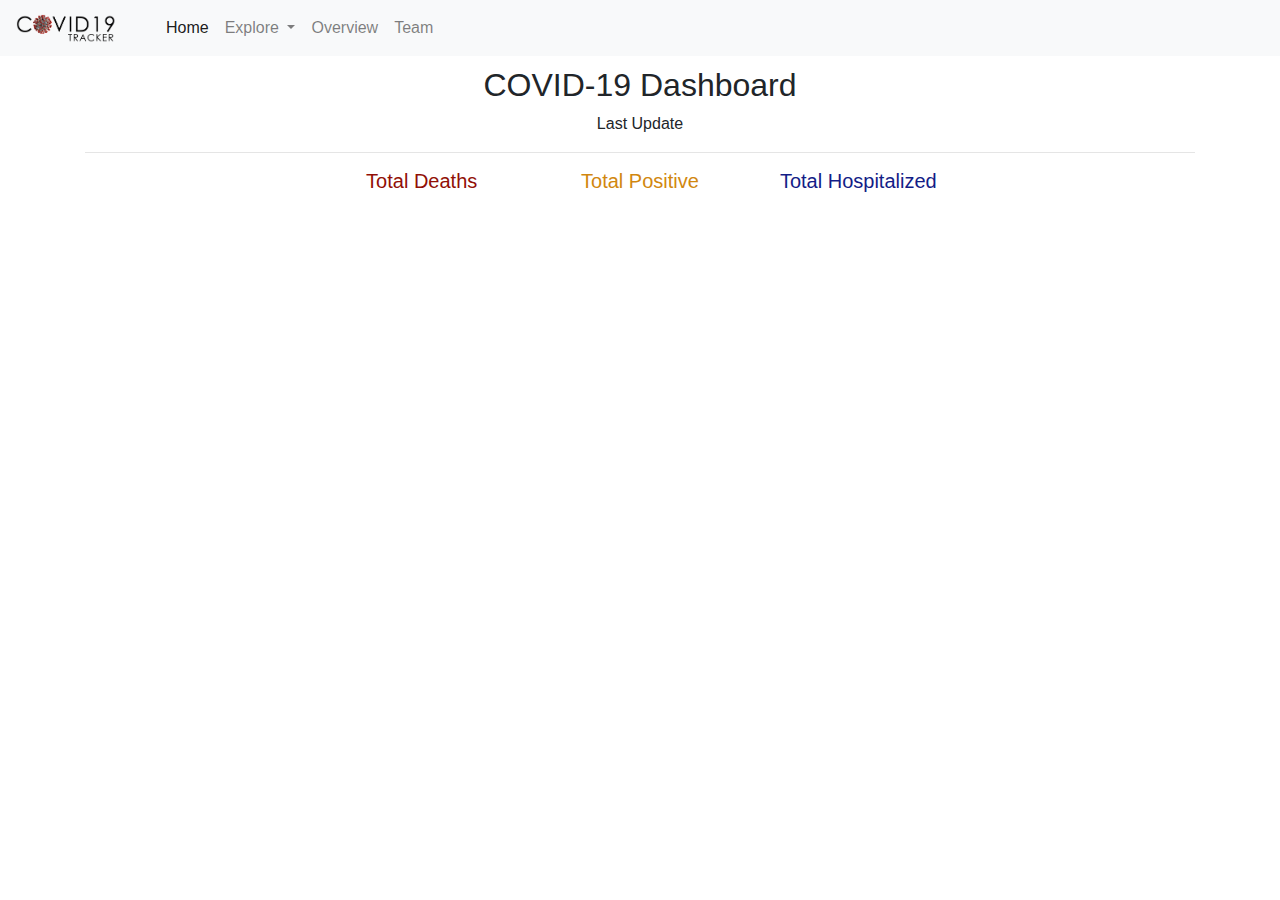
<file: templates/index.html>
<!DOCTYPE html>
<html lang="en">

<head>
  <meta charset="UTF-8">
  <link rel="shortcut icon" href="/static/images/covid.gif"> 
  <title>COVID19 Tracker</title>
  <link rel="stylesheet" href="https://stackpath.bootstrapcdn.com/bootstrap/4.3.1/css/bootstrap.min.css" integrity="sha384-ggOyR0iXCbMQv3Xipma34MD+dH/1fQ784/j6cY/iJTQUOhcWr7x9JvoRxT2MZw1T" crossorigin="anonymous">


  <!-- D3 Import -->
  <script src="https://d3js.org/d3.v5.min.js"></script>   

  <!-- Our CSS -->
  <link rel="stylesheet" type="text/css" href="/static/css/style.css">

</head>

<body>
  
  <!-- NAVBAR START-->

  <nav class="navbar navbar-expand-lg navbar-light bg-light">

    <a href="#"><img src="/static/images/covid19.gif" width="100" height="29" class="d-inline-block align-top" alt="">    <button class="navbar-toggler" type="button" data-toggle="collapse" data-target="#navbarSupportedContent" aria-controls="navbarSupportedContent" aria-expanded="false" aria-label="Toggle navigation"></a>    <button class="navbar-toggler" type="button" data-toggle="collapse" data-target="#navbarSupportedContent" aria-controls="navbarSupportedContent" aria-expanded="false" aria-label="Toggle navigation">
      <span class="navbar-toggler-icon"></span>
    </button>

    <div class="collapse navbar-collapse" id="navbarSupportedContent">
      <ul class="navbar-nav mr-auto">
        <li class="nav-item active">
          <a class="nav-link" id="left-padding" href="#">Home <span class="sr-only">(current)</span></a>
        </li>
        <li class="nav-item dropdown">
          <a class="nav-link dropdown-toggle" href="#" id="navbarDropdown" role="button" data-toggle="dropdown" aria-haspopup="true" aria-expanded="false">
            Explore
          </a>
          <div class="dropdown-menu" aria-labelledby="navbarDropdown">
            <a class="dropdown-item" href="USA.html">USA</a>
            <a class="dropdown-item" href="bystate.html">By State</a>
            <div class="dropdown-divider"></div>
            <a class="dropdown-item" href="#"></a>
          </div>
        </li>
        <li class="nav-item">
            <a class="nav-link" href="overview.html">Overview</a>
        </li>
        <li class="nav-item">
          <a class="nav-link" href="team.html">Team</a>
      </li>
    </div>
  </nav>

  <!-- NAVBAR END -->

  <!-- COVID DASHBOARD HEADER START -->

  <div class="container">
    <div class="row">
        <div class="col-12">
            <h2 class="header-row thin-text">COVID-19 Dashboard</h2>
            <p class="thin-text text-center">Last Update</p>
            <div class="text-center thin-text" id="today"></div>
            <hr>
        </div>
    </div>
</div>

<!-- COVID DASHBOARD HEADER END -->

<!-- NUMBERS START -->

<div class="row">

  <div class="col-3"></div> <!-- PLACEHOLDER -->

  <!-- DEATHS -->
  <div class="col-2 text-center">
    <h5 style="color:#910f06">Total Deaths</h5>
    <div id="death_today"></div>
  </div>

  <!-- TOTAL POS -->
  <div class="col-2 text-center">
    <h5 style="color:#d1870f">Total Positive</h5>
    <div id="positive_today"></div>
  </div>

  <!-- TOTAL HOSP -->
  <div class="col-2 text-center">
    <h5 style="color: #131d87">Total Hospitalized</h5>
    <div id="hosp_today"></div>
  </div>

  <div class="col-3"></div> <!-- PLACEHOLDER -->

</div>

<!-- NUMBERS END -->

<!-- CALENDARS SVG INPUT START -->

<!-- DEATHS -->
<div class="container center">
  <div class="row">
    <div class="col-12">
      <svg class="svgcal" id="svg"></svg>
    </div>
  </div>
</div>

<!-- POSITIVE -->
<div class="container center">
  <div class="row">
    <div class="col-12">
      <svg class="svgcal" id="svg-pos"></svg>
    </div>
  </div>
</div>

<!-- HOSPITALIZED -->
<div class="container center">
  <div class="row">
    <div class="col-12">
      <svg class="svgcal" id="svg-hosp"></svg>
    </div>
  </div>
</div>

<!-- CALENDARS SVG INPUT END -->

<!-- IMPORTS -->
<script src="https://code.jquery.com/jquery-3.3.1.slim.min.js" integrity="sha384-q8i/X+965DzO0rT7abK41JStQIAqVgRVzpbzo5smXKp4YfRvH+8abtTE1Pi6jizo" crossorigin="anonymous"></script>
<script src="https://cdnjs.cloudflare.com/ajax/libs/popper.js/1.14.7/umd/popper.min.js" integrity="sha384-UO2eT0CpHqdSJQ6hJty5KVphtPhzWj9WO1clHTMGa3JDZwrnQq4sF86dIHNDz0W1" crossorigin="anonymous"></script>
<script src="https://stackpath.bootstrapcdn.com/bootstrap/4.3.1/js/bootstrap.min.js" integrity="sha384-JjSmVgyd0p3pXB1rRibZUAYoIIy6OrQ6VrjIEaFf/nJGzIxFDsf4x0xIM+B07jRM" crossorigin="anonymous"></script>


<!-- JS -->
<script type="text/javascript" src="/static/js/app-numbers.js"></script>
<script type="text/javascript" src="/static/js/app-cal.js"></script>
<script type="text/javascript" src="/static/js/app-cal-positive.js"></script>
<script type="text/javascript" src="/static/js/app-cal-hosp.js"></script>

</body>

</html>
</file>
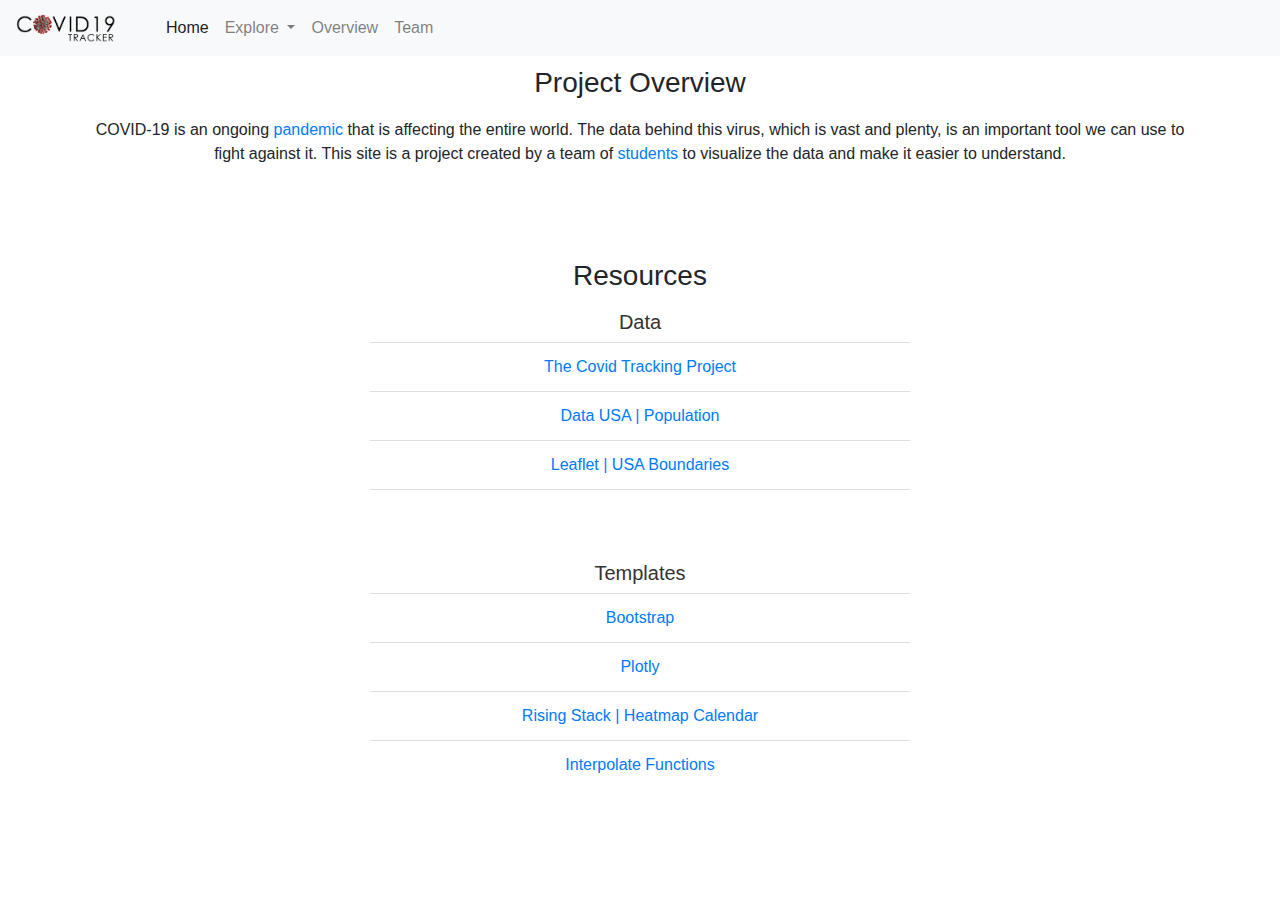
<file: templates/overview.html>
<!DOCTYPE html>
<html lang="en">

<head>
  <meta charset="UTF-8">
  <link rel="shortcut icon" href="/static/images/covid.gif">
  <title>COVID19</title>
  <link rel="stylesheet" href="https://stackpath.bootstrapcdn.com/bootstrap/4.3.1/css/bootstrap.min.css" integrity="sha384-ggOyR0iXCbMQv3Xipma34MD+dH/1fQ784/j6cY/iJTQUOhcWr7x9JvoRxT2MZw1T" crossorigin="anonymous">
  
  <!-- D3 Import -->
  <script src="https://d3js.org/d3.v5.min.js"></script> 
  
  <!-- Our CSS -->
  <link rel="stylesheet" type="text/css" href="/static/css/style.css">

</head>

<body>
  <!-- NAVBAR START -->
  <nav class="navbar navbar-expand-lg navbar-light bg-light">
    <a href="index.html"><img src="/static/images/covid19.gif" width="100" height="29" class="d-inline-block align-top" alt="">    <button class="navbar-toggler" type="button" data-toggle="collapse" data-target="#navbarSupportedContent" aria-controls="navbarSupportedContent" aria-expanded="false" aria-label="Toggle navigation"></a>      <span class="navbar-toggler-icon"></span>
    </button>

    <div class="collapse navbar-collapse" id="navbarSupportedContent">
      <ul class="navbar-nav mr-auto">
        <li class="nav-item active">
          <a class="nav-link" id="left-padding" href="index.html">Home <span class="sr-only">(current)</span></a>
        </li>
        <li class="nav-item dropdown">
          <a class="nav-link dropdown-toggle" href="#" id="navbarDropdown" role="button" data-toggle="dropdown" aria-haspopup="true" aria-expanded="false">
            Explore
          </a>
          <div class="dropdown-menu" aria-labelledby="navbarDropdown">
            <a class="dropdown-item" href="USA.html">USA</a>
            <a class="dropdown-item" href="bystate.html">By State</a>
            <div class="dropdown-divider"></div>
            <a class="dropdown-item" href="#"></a>
          </div>
        </li>
        <li class="nav-item">
            <a class="nav-link" href="#">Overview</a>
        </li>
        <li class="nav-item">
          <a class="nav-link" href="team.html">Team</a>
      </li>
    </div>
  </nav>

   <!-- NAVBAR END -->

  <div class="container">
    <div class="row">
        <div class="col-12">
          <h3 id="title-resource">Project Overview</h3>
          <p class="thin-text text-center">COVID-19 is an ongoing <a href="https://www.who.int/emergencies/diseases/novel-coronavirus-2019" target="_blank">pandemic</a> that is affecting the entire world. The data behind this virus, which is vast and plenty, is an important tool we can use to fight against it. This site is a project created by a team of <a href="team.html">students</a> to visualize the data and make it easier to understand.</p>
        </div>
    </div>
    <div class="row">
        <div class="col-3"></div>
        <div class="col-6">
            <h3 id="title-resource"><br><br>Resources</h3>
            <h5 class="list-header">Data</h5>
            <ul class="list-group list-group-flush">
              <li class="list-group-item text-center"><a href="https://covidtracking.com/data/api" target="_blank">The Covid Tracking Project</a></li>
              <li class="list-group-item text-center"><a href="https://datausa.io/about/api/" target="_blank">Data USA | Population</a></li>
              <li class="list-group-item text-center"><a href="https://leafletjs.com/examples/choropleth/us-states.js" target="_blank">Leaflet | USA Boundaries</a></li>
            </ul>
            
            <br><br><br> <!-- BREAK STATEMENTS TO PUSH CONTENT DOWN -->
            <h5 class="list-header">Templates</h5>
            <ul class="list-group list-group-flush">
              <li class="list-group-item text-center"><a href="https://getbootstrap.com/" target="_blank">Bootstrap</a></li>
              <li class="list-group-item text-center"><a href="https://plotly.com/" target="_blank">Plotly</a></li>
              <li class="list-group-item text-center"><a href="https://blog.risingstack.com/tutorial-d3-js-calendar-heatmap/" target="_blank">Rising Stack | Heatmap Calendar</a></li>
              <li class="list-group-item text-center"><a href="https://github.com/d3/d3-scale-chromatic/blob/master/README.md" target="_blank">Interpolate Functions</a></li>
            </ul>
        </div>
    </div>
</div>

  </div>

<script src="https://code.jquery.com/jquery-3.3.1.slim.min.js" integrity="sha384-q8i/X+965DzO0rT7abK41JStQIAqVgRVzpbzo5smXKp4YfRvH+8abtTE1Pi6jizo" crossorigin="anonymous"></script>
<script src="https://cdnjs.cloudflare.com/ajax/libs/popper.js/1.14.7/umd/popper.min.js" integrity="sha384-UO2eT0CpHqdSJQ6hJty5KVphtPhzWj9WO1clHTMGa3JDZwrnQq4sF86dIHNDz0W1" crossorigin="anonymous"></script>
<script src="https://stackpath.bootstrapcdn.com/bootstrap/4.3.1/js/bootstrap.min.js" integrity="sha384-JjSmVgyd0p3pXB1rRibZUAYoIIy6OrQ6VrjIEaFf/nJGzIxFDsf4x0xIM+B07jRM" crossorigin="anonymous"></script>

<!-- JS TO SHOW ALL DATA -->
<script type="text/javascript" src="/static/js/app.js"></script>

</body>

</html>
</file>
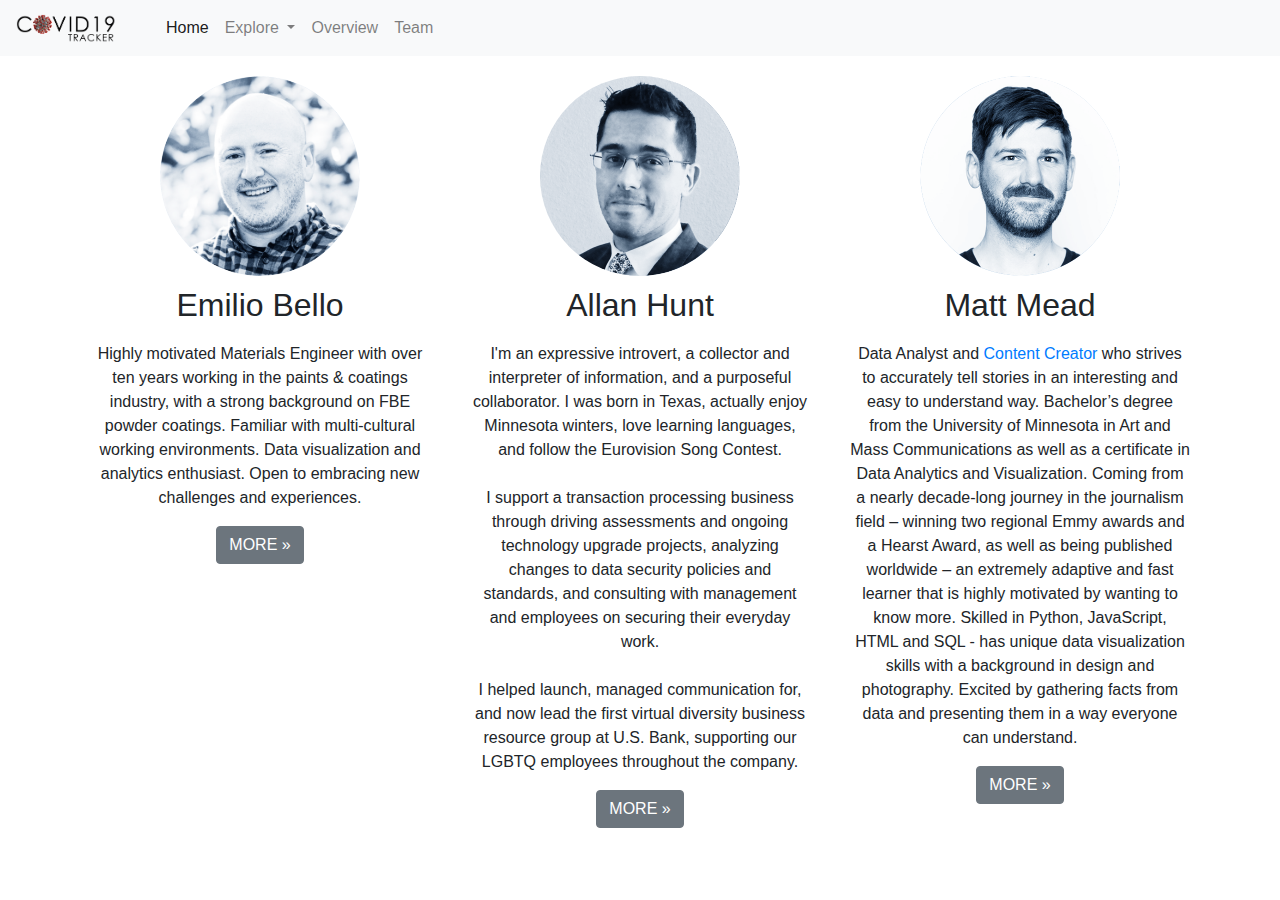
<file: templates/team.html>
<!DOCTYPE html>
<html lang="en">

<head>
  <meta charset="UTF-8">
  <link rel="shortcut icon" href="/static/images/covid.gif">
  <title>COVID19</title>
  <link rel="stylesheet" href="https://stackpath.bootstrapcdn.com/bootstrap/4.3.1/css/bootstrap.min.css" integrity="sha384-ggOyR0iXCbMQv3Xipma34MD+dH/1fQ784/j6cY/iJTQUOhcWr7x9JvoRxT2MZw1T" crossorigin="anonymous">


  <!-- Our CSS -->
  <link rel="stylesheet" type="text/css" href="/static/css/style.css">

</head>

<body>
  <!-- NAVBAR START -->
  <nav class="navbar navbar-expand-lg navbar-light bg-light">
    <a href="index.html"><img src="/static/images/covid19.gif" width="100" height="29" class="d-inline-block align-top" alt="">    <button class="navbar-toggler" type="button" data-toggle="collapse" data-target="#navbarSupportedContent" aria-controls="navbarSupportedContent" aria-expanded="false" aria-label="Toggle navigation"></a>
      <span class="navbar-toggler-icon"></span>
    </button>

    <div class="collapse navbar-collapse" id="navbarSupportedContent">
      <ul class="navbar-nav mr-auto">
        <li class="nav-item active">
          <a class="nav-link" id="left-padding" href="index.html">Home <span class="sr-only">(current)</span></a>
        </li>
        <li class="nav-item dropdown">
          <a class="nav-link dropdown-toggle" href="#" id="navbarDropdown" role="button" data-toggle="dropdown" aria-haspopup="true" aria-expanded="false">
            Explore
          </a>
          <div class="dropdown-menu" aria-labelledby="navbarDropdown">
            <a class="dropdown-item" href="USA.html">USA</a>
            <a class="dropdown-item" href="bystate.html">By State</a>
            <div class="dropdown-divider"></div>
            <a class="dropdown-item" href="#"></a>
          </div>
        </li>
        <li class="nav-item">
            <a class="nav-link" href="overview.html">Overview</a>
        </li>
        <li class="nav-item">
          <a class="nav-link" href="#">Team</a>
      </li>
    </div>
  </nav>

  <!-- NAVBAR END -->

<!-- BIO START -->

  <div class="container marketing">
    <div class="row">
      <div class="col-lg-4" id="bio">
        <img class="rounded-circle" alt="50x50" src="/static/images/EmilioBello.png" data-holder-rendered="true">
        <h2 id="bio-name">Emilio Bello</h2>
        <p id="bio-info">Highly motivated Materials Engineer with over ten years working in the paints & coatings industry, with a strong background on FBE powder coatings. Familiar with multi-cultural working environments. Data visualization and analytics enthusiast. Open to embracing new challenges and experiences.</p>
        <p><a class="btn btn-secondary" href="https://www.linkedin.com/in/emilio-bello-09938760/" target="_blank" role="button">MORE &raquo;</a></p>
      </div><!-- /.col-lg-4 -->

      <div class="col-lg-4" id="bio">
        <img class="rounded-circle" alt="50x50" src="/static/images/AllanHunt.png" data-holder-rendered="true">
        <h2 id="bio-name">Allan Hunt</h2>
        <p id="bio-info">I'm an expressive introvert, a collector and interpreter of information, and a purposeful collaborator. I was born in Texas, actually enjoy Minnesota winters, love learning languages, and follow the Eurovision Song Contest. <br><br> I support a transaction processing business through driving assessments and ongoing technology upgrade projects, analyzing changes to data security policies and standards, and consulting with management and employees on securing their everyday work.<br><br>I helped launch, managed communication for, and now lead the first virtual diversity business resource group at U.S. Bank, supporting our LGBTQ employees throughout the company. </p>
        <p><a class="btn btn-secondary" href="https://www.linkedin.com/in/allanrhunt/" target="_blank" role="button">MORE &raquo;</a></p>
      </div><!-- /.col-lg-4 -->

      <div class="col-lg-4" id="bio">
        <img class="rounded-circle" alt="50x50" src="/static/images/MattMead.png" data-holder-rendered="true">
        <h2 id="bio-name">Matt Mead</h2>
        <p id="bio-info">Data Analyst and <a href="http://www.mattmeadmpls.com">Content Creator</a> who strives to accurately tell stories in an interesting and easy to understand way. Bachelor’s degree from the University of Minnesota in Art and Mass Communications as well as a certificate in Data Analytics and Visualization. Coming from a nearly decade-long journey in the journalism field – winning two regional Emmy awards and a Hearst Award, as well as being published worldwide – an extremely adaptive and fast learner that is highly motivated by wanting to know more. Skilled in Python, JavaScript, HTML and SQL - has unique data visualization skills with a background in design and photography. Excited by gathering facts from data and presenting them in a way everyone can understand. </p>
        <p><a class="btn btn-secondary" href="https://www.linkedin.com/in/mattmeadmpls/" target="_blank" role="button">MORE &raquo;</a></p>
      </div><!-- /.col-lg-4 -->
    </div><!-- /.row -->
</div>

<!-- BIO END -->

  </div>

<script src="https://code.jquery.com/jquery-3.3.1.slim.min.js" integrity="sha384-q8i/X+965DzO0rT7abK41JStQIAqVgRVzpbzo5smXKp4YfRvH+8abtTE1Pi6jizo" crossorigin="anonymous"></script>
<script src="https://cdnjs.cloudflare.com/ajax/libs/popper.js/1.14.7/umd/popper.min.js" integrity="sha384-UO2eT0CpHqdSJQ6hJty5KVphtPhzWj9WO1clHTMGa3JDZwrnQq4sF86dIHNDz0W1" crossorigin="anonymous"></script>
<script src="https://stackpath.bootstrapcdn.com/bootstrap/4.3.1/js/bootstrap.min.js" integrity="sha384-JjSmVgyd0p3pXB1rRibZUAYoIIy6OrQ6VrjIEaFf/nJGzIxFDsf4x0xIM+B07jRM" crossorigin="anonymous"></script>

</body>

</html>
</file>
<file: static/css/style.css>
/* ---------- INDEX ---------- */

/* Classes */

.header-row {
    padding-top: 10px;
    text-align: center;
}

/* ---------- OVERVIEW ----------*/

/* Classes */
.list-header {
    text-align: center;
    color: #333333;
    font-weight: lighter;
}

#title-resource {
    text-align: center;
    padding: 10px;
    font-weight: lighter;
}

/* ---------- TEAM TAGS ---------- */

/* Classes */
.rounded-circle {
    width: 200px;
    height: 200px;
}

/* IDs */
#bio {
    text-align: center;
    padding: 20px;
}

#bio-name {
    font-weight: lighter;
    padding: 10px;
}

#bio-info {
    font-weight: lighter;
}

/* --------- NAVBAR ---------  */
 
/* IDs */

#left-padding {
    padding-left: 50px;
}

/* ---------- GENERAL ---------- */

/* Classes */

.text-center {
    text-align: center;
}

.thin-text {
    font-weight: lighter;
}

.underline {
    text-decoration: underline;
}

.space {
    padding: 30px;
}

.body {
    height: 97%;
}

.svgcal {
    height: 1200;
    width: 1200;
    width: 98%; 
}

.center {
    margin: auto;
    width: 70%;
    padding: 0px;
  }

/* PLACEHOLDER CSS */

#placeholder {
    height: 300px;
    background: grey;
    border-style: solid;
    border-color: white;
}



/* ---------- FOR MAP on USA.html ----------*/


/* set map, body, and html to 100% of the screen size */
  #map {
    width: 1080px;
    height: 650px;
  }

/* Legend code from https://leafletjs.com/examples/choropleth/ */

.legend {
    line-height: 18px;
    color: #555;
}
  
.legend i {
    width: 18px;
    height: 18px;
    float: left;
    margin-right: 8px;
    opacity: 0.7;
}

.info {
    padding: 4px 4px;
    font: 14px/18px Arial, Helvetica, sans-serif;
    background: white;
    background: rgba(255,255,255,0.8);
    box-shadow: 0 0 15px rgba(0,0,0,0.2);
    border-radius: 5px;
}

.info h4 {
    margin: 0 0 5px;
    color: #777;
}

/* Added code for legend text rotation */

.rotate {
    text-align: center;
    white-space: nowrap;
    vertical-align: middle;
    width: 1.5em;
    transform: rotate(270deg);
    padding-top: 10px;
    padding-bottom: 10px;
} */


/* ---------- FOR By STATES on bystate.html ----------*/


 /* Rounded border */
hr.rounded {
    border-top: 8px solid #bbb;
    border-radius: 5px;
  }
</file>
